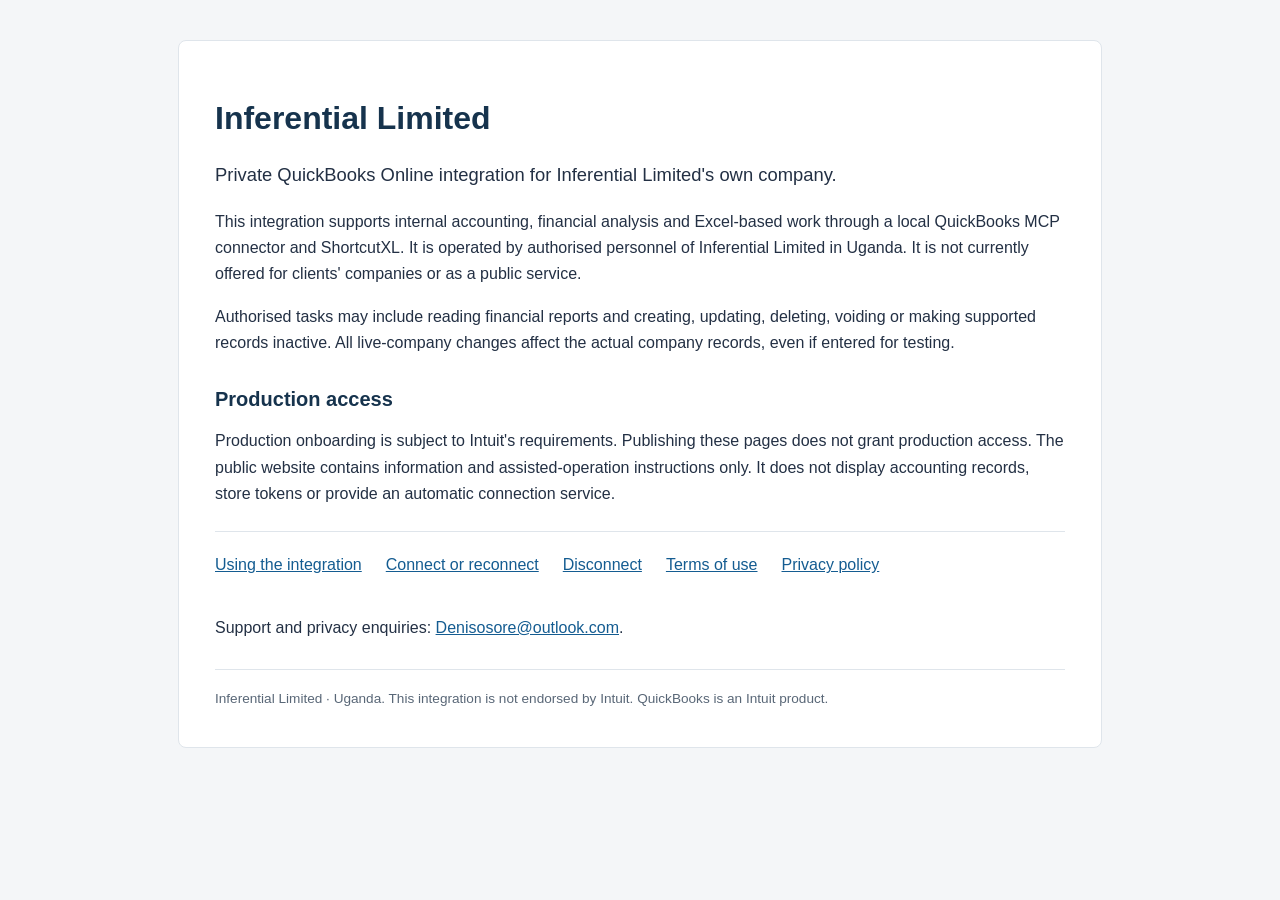
<file: index.html>
<!doctype html><html lang="en"><head><meta charset="utf-8"><meta name="viewport" content="width=device-width,initial-scale=1"><title>Inferential Limited | Internal QuickBooks integration</title><link rel="stylesheet" href="style.css"></head><body><main><h1>Inferential Limited</h1><p class="lead">Private QuickBooks Online integration for Inferential Limited's own company.</p><p>This integration supports internal accounting, financial analysis and Excel-based work through a local QuickBooks MCP connector and ShortcutXL. It is operated by authorised personnel of Inferential Limited in Uganda. It is not currently offered for clients' companies or as a public service.</p><p>Authorised tasks may include reading financial reports and creating, updating, deleting, voiding or making supported records inactive. All live-company changes affect the actual company records, even if entered for testing.</p><h2>Production access</h2><p>Production onboarding is subject to Intuit's requirements. Publishing these pages does not grant production access. The public website contains information and assisted-operation instructions only. It does not display accounting records, store tokens or provide an automatic connection service.</p><nav><a href="launch.html">Using the integration</a><a href="connect.html">Connect or reconnect</a><a href="disconnect.html">Disconnect</a><a href="terms.html">Terms of use</a><a href="privacy.html">Privacy policy</a></nav><p>Support and privacy enquiries: <a href="mailto:Denisosore@outlook.com">Denisosore@outlook.com</a>.</p><footer>Inferential Limited · Uganda. This integration is not endorsed by Intuit. QuickBooks is an Intuit product.</footer></main></body></html>
</file>
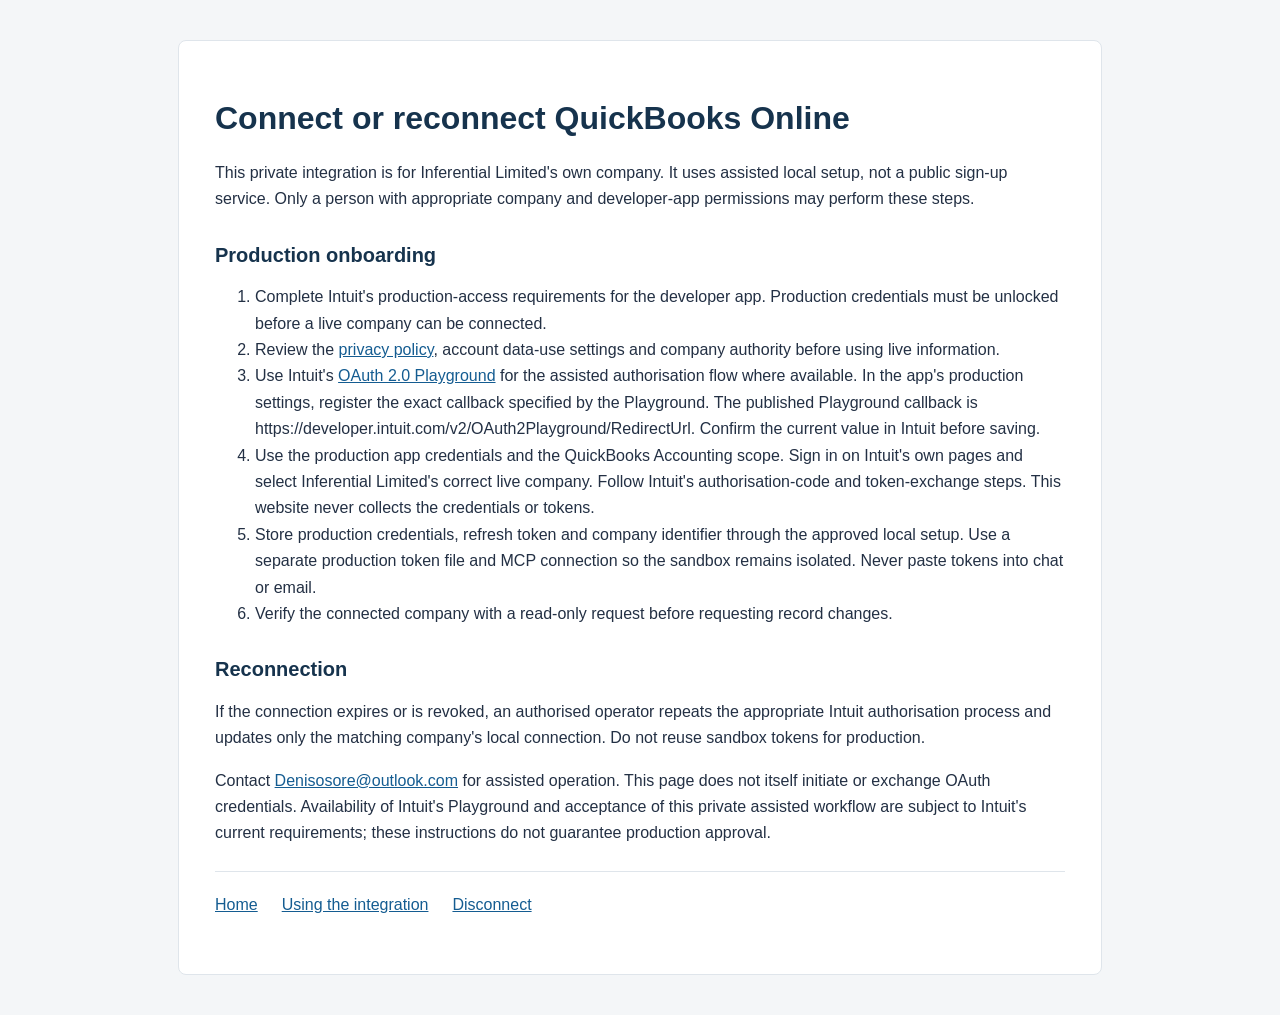
<file: connect.html>
<!doctype html><html lang="en"><head><meta charset="utf-8"><meta name="viewport" content="width=device-width,initial-scale=1"><title>Connect or reconnect | Inferential Limited</title><link rel="stylesheet" href="style.css"></head><body><main><h1>Connect or reconnect QuickBooks Online</h1><p>This private integration is for Inferential Limited's own company. It uses assisted local setup, not a public sign-up service. Only a person with appropriate company and developer-app permissions may perform these steps.</p><h2>Production onboarding</h2><ol><li>Complete Intuit's production-access requirements for the developer app. Production credentials must be unlocked before a live company can be connected.</li><li>Review the <a href="privacy.html">privacy policy</a>, account data-use settings and company authority before using live information.</li><li>Use Intuit's <a href="https://developer.intuit.com/app/developer/playground">OAuth 2.0 Playground</a> for the assisted authorisation flow where available. In the app's production settings, register the exact callback specified by the Playground. The published Playground callback is https://developer.intuit.com/v2/OAuth2Playground/RedirectUrl. Confirm the current value in Intuit before saving.</li><li>Use the production app credentials and the QuickBooks Accounting scope. Sign in on Intuit's own pages and select Inferential Limited's correct live company. Follow Intuit's authorisation-code and token-exchange steps. This website never collects the credentials or tokens.</li><li>Store production credentials, refresh token and company identifier through the approved local setup. Use a separate production token file and MCP connection so the sandbox remains isolated. Never paste tokens into chat or email.</li><li>Verify the connected company with a read-only request before requesting record changes.</li></ol><h2>Reconnection</h2><p>If the connection expires or is revoked, an authorised operator repeats the appropriate Intuit authorisation process and updates only the matching company's local connection. Do not reuse sandbox tokens for production.</p><p>Contact <a href="mailto:Denisosore@outlook.com?subject=Internal%20QuickBooks%20connection">Denisosore@outlook.com</a> for assisted operation. This page does not itself initiate or exchange OAuth credentials. Availability of Intuit's Playground and acceptance of this private assisted workflow are subject to Intuit's current requirements; these instructions do not guarantee production approval.</p><nav><a href="index.html">Home</a><a href="launch.html">Using the integration</a><a href="disconnect.html">Disconnect</a></nav></main></body></html>
</file>
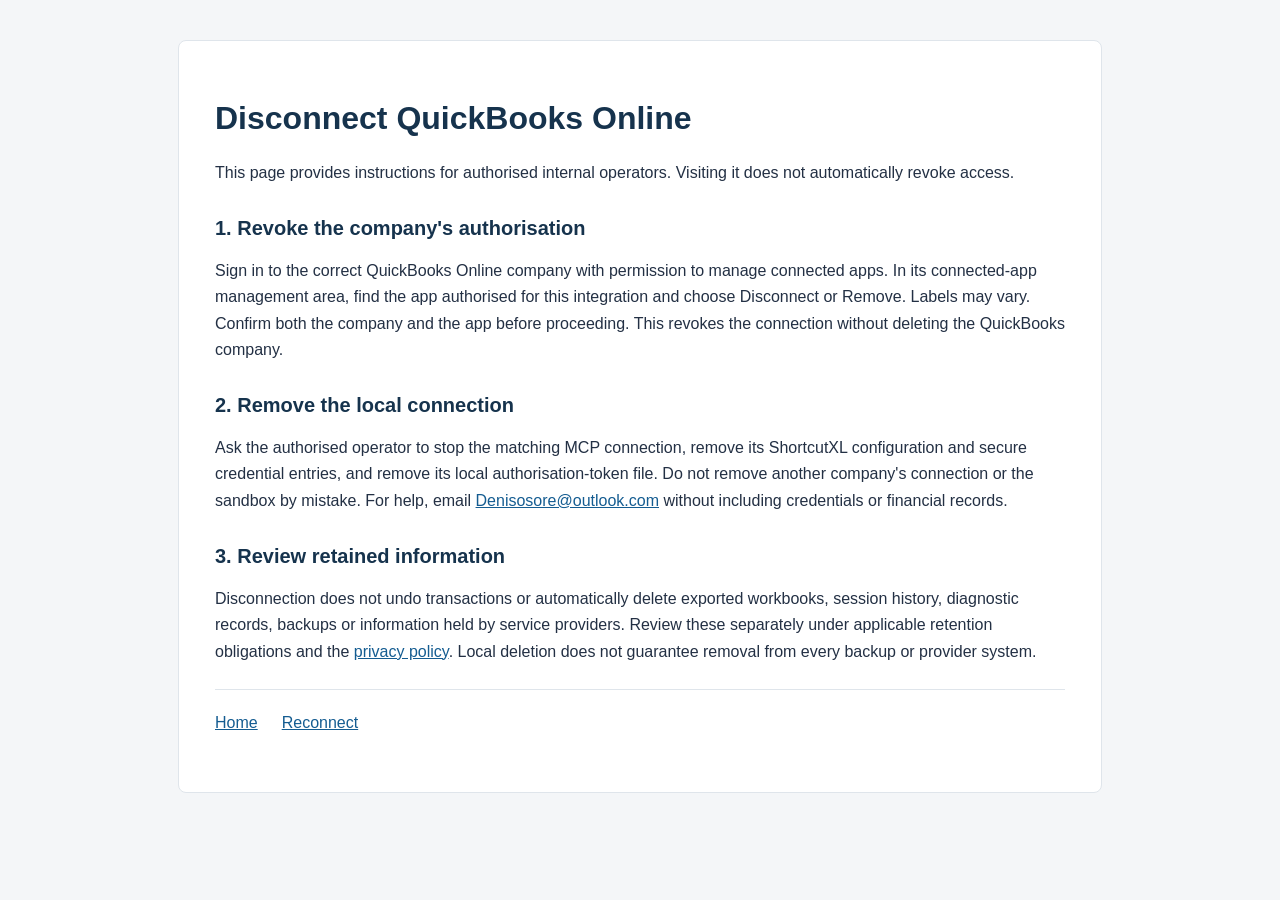
<file: disconnect.html>
<!doctype html><html lang="en"><head><meta charset="utf-8"><meta name="viewport" content="width=device-width,initial-scale=1"><title>Disconnect | Inferential Limited</title><link rel="stylesheet" href="style.css"></head><body><main><h1>Disconnect QuickBooks Online</h1><p>This page provides instructions for authorised internal operators. Visiting it does not automatically revoke access.</p><h2>1. Revoke the company's authorisation</h2><p>Sign in to the correct QuickBooks Online company with permission to manage connected apps. In its connected-app management area, find the app authorised for this integration and choose Disconnect or Remove. Labels may vary. Confirm both the company and the app before proceeding. This revokes the connection without deleting the QuickBooks company.</p><h2>2. Remove the local connection</h2><p>Ask the authorised operator to stop the matching MCP connection, remove its ShortcutXL configuration and secure credential entries, and remove its local authorisation-token file. Do not remove another company's connection or the sandbox by mistake. For help, email <a href="mailto:Denisosore@outlook.com?subject=Internal%20QuickBooks%20disconnection">Denisosore@outlook.com</a> without including credentials or financial records.</p><h2>3. Review retained information</h2><p>Disconnection does not undo transactions or automatically delete exported workbooks, session history, diagnostic records, backups or information held by service providers. Review these separately under applicable retention obligations and the <a href="privacy.html">privacy policy</a>. Local deletion does not guarantee removal from every backup or provider system.</p><nav><a href="index.html">Home</a><a href="connect.html">Reconnect</a></nav></main></body></html>
</file>
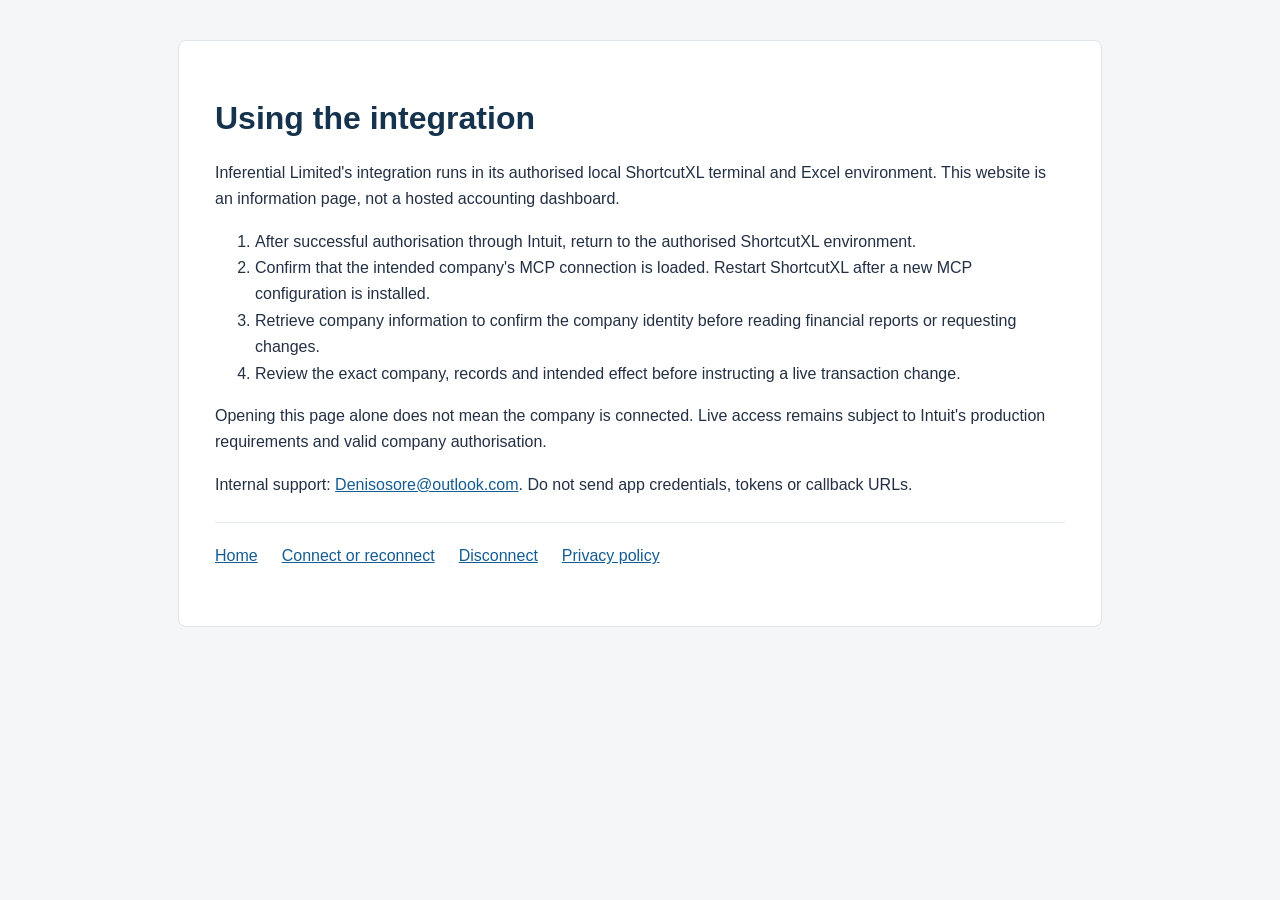
<file: launch.html>
<!doctype html><html lang="en"><head><meta charset="utf-8"><meta name="viewport" content="width=device-width,initial-scale=1"><title>Using the integration | Inferential Limited</title><link rel="stylesheet" href="style.css"></head><body><main><h1>Using the integration</h1><p>Inferential Limited's integration runs in its authorised local ShortcutXL terminal and Excel environment. This website is an information page, not a hosted accounting dashboard.</p><ol><li>After successful authorisation through Intuit, return to the authorised ShortcutXL environment.</li><li>Confirm that the intended company's MCP connection is loaded. Restart ShortcutXL after a new MCP configuration is installed.</li><li>Retrieve company information to confirm the company identity before reading financial reports or requesting changes.</li><li>Review the exact company, records and intended effect before instructing a live transaction change.</li></ol><p>Opening this page alone does not mean the company is connected. Live access remains subject to Intuit's production requirements and valid company authorisation.</p><p>Internal support: <a href="mailto:Denisosore@outlook.com">Denisosore@outlook.com</a>. Do not send app credentials, tokens or callback URLs.</p><nav><a href="index.html">Home</a><a href="connect.html">Connect or reconnect</a><a href="disconnect.html">Disconnect</a><a href="privacy.html">Privacy policy</a></nav></main></body></html>
</file>
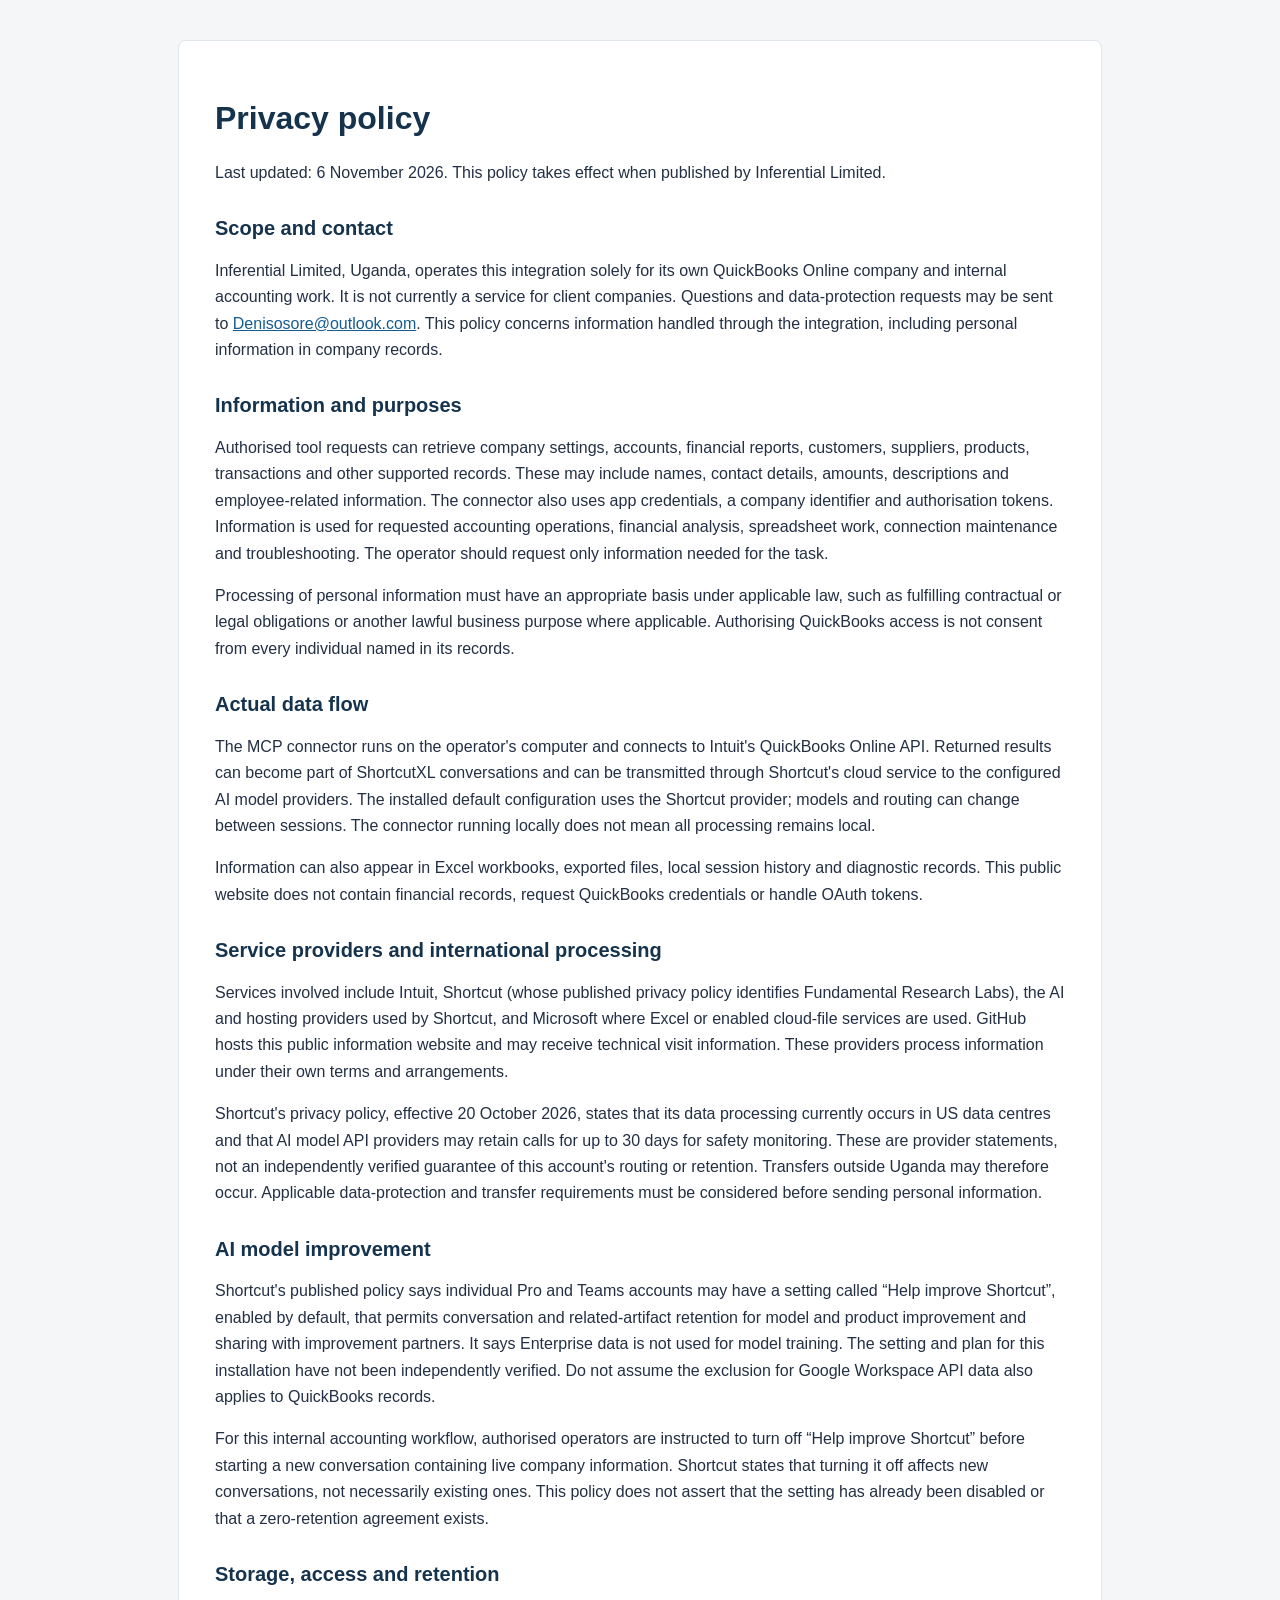
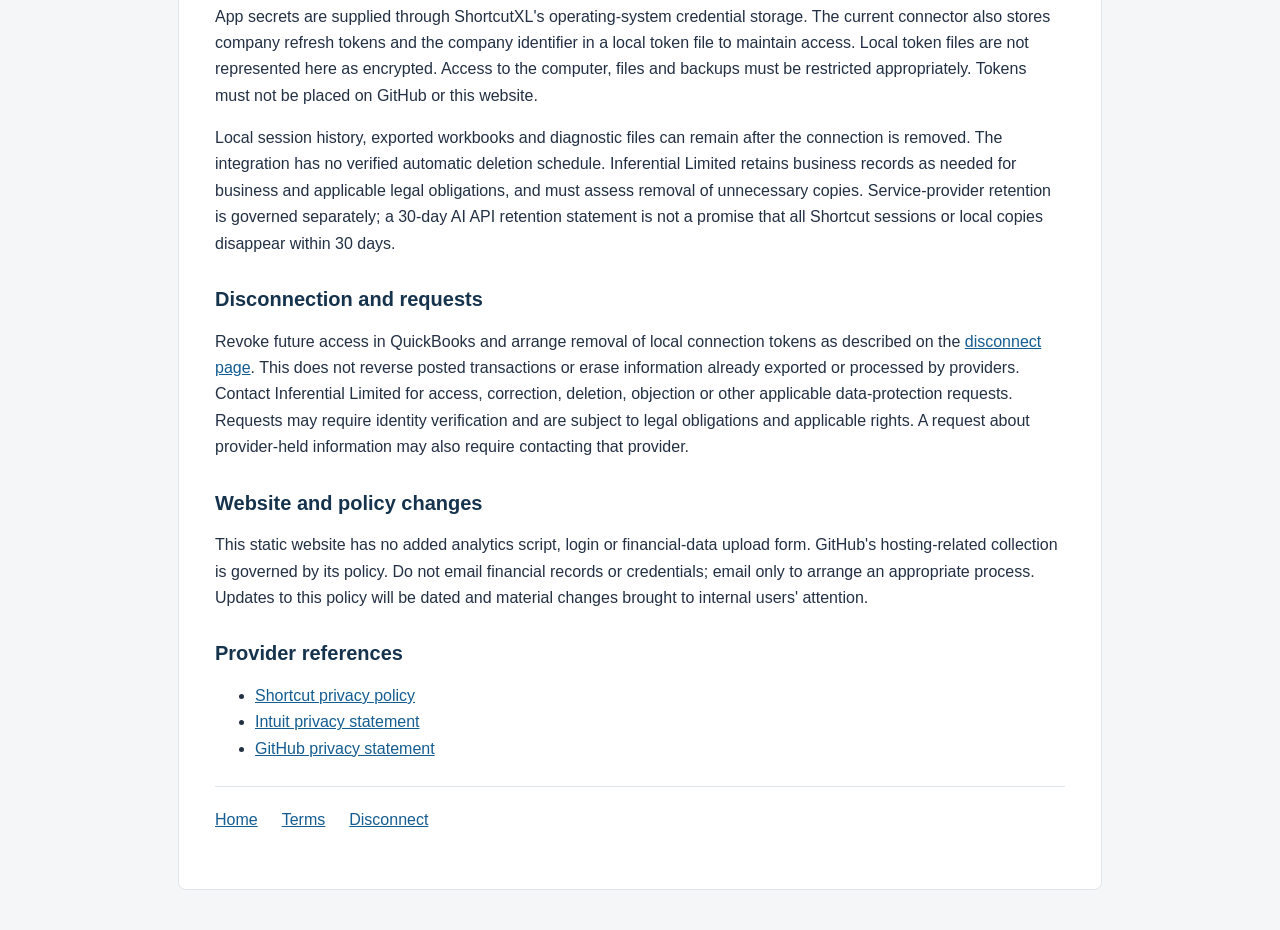
<file: privacy.html>
<!doctype html><html lang="en"><head><meta charset="utf-8"><meta name="viewport" content="width=device-width,initial-scale=1"><title>Privacy policy | Inferential Limited</title><link rel="stylesheet" href="style.css"></head><body><main><h1>Privacy policy</h1><p>Last updated: 6 November 2026. This policy takes effect when published by Inferential Limited.</p><h2>Scope and contact</h2><p>Inferential Limited, Uganda, operates this integration solely for its own QuickBooks Online company and internal accounting work. It is not currently a service for client companies. Questions and data-protection requests may be sent to <a href="mailto:Denisosore@outlook.com">Denisosore@outlook.com</a>. This policy concerns information handled through the integration, including personal information in company records.</p><h2>Information and purposes</h2><p>Authorised tool requests can retrieve company settings, accounts, financial reports, customers, suppliers, products, transactions and other supported records. These may include names, contact details, amounts, descriptions and employee-related information. The connector also uses app credentials, a company identifier and authorisation tokens. Information is used for requested accounting operations, financial analysis, spreadsheet work, connection maintenance and troubleshooting. The operator should request only information needed for the task.</p><p>Processing of personal information must have an appropriate basis under applicable law, such as fulfilling contractual or legal obligations or another lawful business purpose where applicable. Authorising QuickBooks access is not consent from every individual named in its records.</p><h2>Actual data flow</h2><p>The MCP connector runs on the operator's computer and connects to Intuit's QuickBooks Online API. Returned results can become part of ShortcutXL conversations and can be transmitted through Shortcut's cloud service to the configured AI model providers. The installed default configuration uses the Shortcut provider; models and routing can change between sessions. The connector running locally does not mean all processing remains local.</p><p>Information can also appear in Excel workbooks, exported files, local session history and diagnostic records. This public website does not contain financial records, request QuickBooks credentials or handle OAuth tokens.</p><h2>Service providers and international processing</h2><p>Services involved include Intuit, Shortcut (whose published privacy policy identifies Fundamental Research Labs), the AI and hosting providers used by Shortcut, and Microsoft where Excel or enabled cloud-file services are used. GitHub hosts this public information website and may receive technical visit information. These providers process information under their own terms and arrangements.</p><p>Shortcut's privacy policy, effective 20 October 2026, states that its data processing currently occurs in US data centres and that AI model API providers may retain calls for up to 30 days for safety monitoring. These are provider statements, not an independently verified guarantee of this account's routing or retention. Transfers outside Uganda may therefore occur. Applicable data-protection and transfer requirements must be considered before sending personal information.</p><h2>AI model improvement</h2><p>Shortcut's published policy says individual Pro and Teams accounts may have a setting called “Help improve Shortcut”, enabled by default, that permits conversation and related-artifact retention for model and product improvement and sharing with improvement partners. It says Enterprise data is not used for model training. The setting and plan for this installation have not been independently verified. Do not assume the exclusion for Google Workspace API data also applies to QuickBooks records.</p><p>For this internal accounting workflow, authorised operators are instructed to turn off “Help improve Shortcut” before starting a new conversation containing live company information. Shortcut states that turning it off affects new conversations, not necessarily existing ones. This policy does not assert that the setting has already been disabled or that a zero-retention agreement exists.</p><h2>Storage, access and retention</h2><p>App secrets are supplied through ShortcutXL's operating-system credential storage. The current connector also stores company refresh tokens and the company identifier in a local token file to maintain access. Local token files are not represented here as encrypted. Access to the computer, files and backups must be restricted appropriately. Tokens must not be placed on GitHub or this website.</p><p>Local session history, exported workbooks and diagnostic files can remain after the connection is removed. The integration has no verified automatic deletion schedule. Inferential Limited retains business records as needed for business and applicable legal obligations, and must assess removal of unnecessary copies. Service-provider retention is governed separately; a 30-day AI API retention statement is not a promise that all Shortcut sessions or local copies disappear within 30 days.</p><h2>Disconnection and requests</h2><p>Revoke future access in QuickBooks and arrange removal of local connection tokens as described on the <a href="disconnect.html">disconnect page</a>. This does not reverse posted transactions or erase information already exported or processed by providers. Contact Inferential Limited for access, correction, deletion, objection or other applicable data-protection requests. Requests may require identity verification and are subject to legal obligations and applicable rights. A request about provider-held information may also require contacting that provider.</p><h2>Website and policy changes</h2><p>This static website has no added analytics script, login or financial-data upload form. GitHub's hosting-related collection is governed by its policy. Do not email financial records or credentials; email only to arrange an appropriate process. Updates to this policy will be dated and material changes brought to internal users' attention.</p><h2>Provider references</h2><ul><li><a href="https://shortcut.ai/privacy/policy">Shortcut privacy policy</a></li><li><a href="https://www.intuit.com/privacy/statement/">Intuit privacy statement</a></li><li><a href="https://docs.github.com/en/site-policy/privacy-policies/github-general-privacy-statement">GitHub privacy statement</a></li></ul><nav><a href="index.html">Home</a><a href="terms.html">Terms</a><a href="disconnect.html">Disconnect</a></nav></main></body></html>
</file>
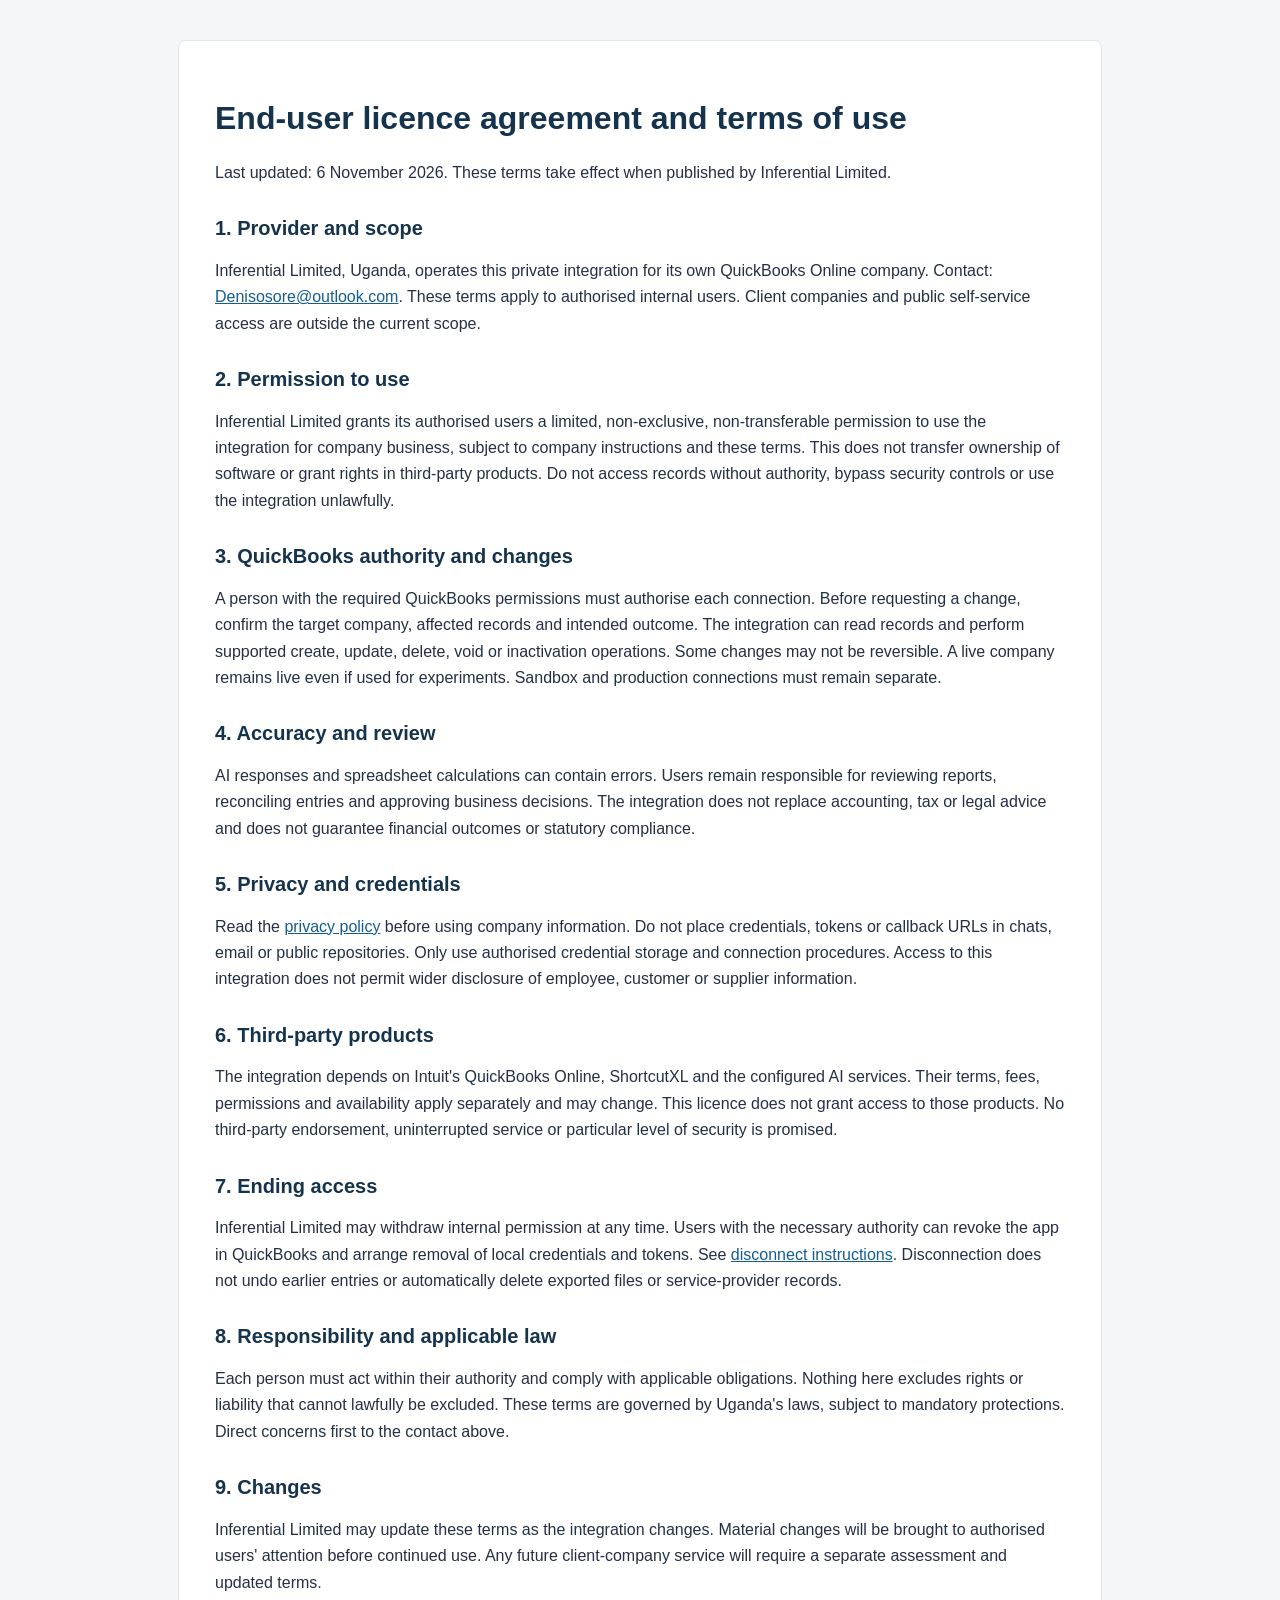
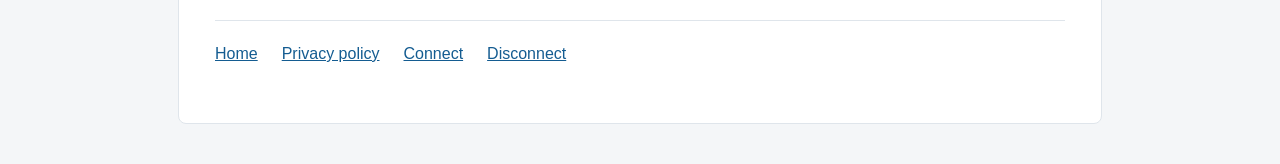
<file: terms.html>
<!doctype html><html lang="en"><head><meta charset="utf-8"><meta name="viewport" content="width=device-width,initial-scale=1"><title>End-user licence agreement | Inferential Limited</title><link rel="stylesheet" href="style.css"></head><body><main><h1>End-user licence agreement and terms of use</h1><p>Last updated: 6 November 2026. These terms take effect when published by Inferential Limited.</p><h2>1. Provider and scope</h2><p>Inferential Limited, Uganda, operates this private integration for its own QuickBooks Online company. Contact: <a href="mailto:Denisosore@outlook.com">Denisosore@outlook.com</a>. These terms apply to authorised internal users. Client companies and public self-service access are outside the current scope.</p><h2>2. Permission to use</h2><p>Inferential Limited grants its authorised users a limited, non-exclusive, non-transferable permission to use the integration for company business, subject to company instructions and these terms. This does not transfer ownership of software or grant rights in third-party products. Do not access records without authority, bypass security controls or use the integration unlawfully.</p><h2>3. QuickBooks authority and changes</h2><p>A person with the required QuickBooks permissions must authorise each connection. Before requesting a change, confirm the target company, affected records and intended outcome. The integration can read records and perform supported create, update, delete, void or inactivation operations. Some changes may not be reversible. A live company remains live even if used for experiments. Sandbox and production connections must remain separate.</p><h2>4. Accuracy and review</h2><p>AI responses and spreadsheet calculations can contain errors. Users remain responsible for reviewing reports, reconciling entries and approving business decisions. The integration does not replace accounting, tax or legal advice and does not guarantee financial outcomes or statutory compliance.</p><h2>5. Privacy and credentials</h2><p>Read the <a href="privacy.html">privacy policy</a> before using company information. Do not place credentials, tokens or callback URLs in chats, email or public repositories. Only use authorised credential storage and connection procedures. Access to this integration does not permit wider disclosure of employee, customer or supplier information.</p><h2>6. Third-party products</h2><p>The integration depends on Intuit's QuickBooks Online, ShortcutXL and the configured AI services. Their terms, fees, permissions and availability apply separately and may change. This licence does not grant access to those products. No third-party endorsement, uninterrupted service or particular level of security is promised.</p><h2>7. Ending access</h2><p>Inferential Limited may withdraw internal permission at any time. Users with the necessary authority can revoke the app in QuickBooks and arrange removal of local credentials and tokens. See <a href="disconnect.html">disconnect instructions</a>. Disconnection does not undo earlier entries or automatically delete exported files or service-provider records.</p><h2>8. Responsibility and applicable law</h2><p>Each person must act within their authority and comply with applicable obligations. Nothing here excludes rights or liability that cannot lawfully be excluded. These terms are governed by Uganda's laws, subject to mandatory protections. Direct concerns first to the contact above.</p><h2>9. Changes</h2><p>Inferential Limited may update these terms as the integration changes. Material changes will be brought to authorised users' attention before continued use. Any future client-company service will require a separate assessment and updated terms.</p><nav><a href="index.html">Home</a><a href="privacy.html">Privacy policy</a><a href="connect.html">Connect</a><a href="disconnect.html">Disconnect</a></nav></main></body></html>
</file>
<file: style.css>
:root{font-family:Arial,sans-serif;color:#233044;background:#f4f6f8;line-height:1.65}body{margin:0}main{max-width:850px;margin:40px auto;padding:36px;background:white;border:1px solid #dfe5eb;border-radius:8px}h1,h2{color:#16334d;line-height:1.25}h1{font-size:2rem}h2{font-size:1.25rem;margin-top:30px}a{color:#145c91}nav{display:flex;gap:12px 24px;flex-wrap:wrap;padding:20px 0;border-top:1px solid #dfe5eb;margin-top:24px}.lead{font-size:1.15rem}footer{font-size:.85rem;color:#596777;border-top:1px solid #dfe5eb;padding-top:18px;margin-top:28px}@media(max-width:600px){main{margin:12px;padding:22px}}
</file>
